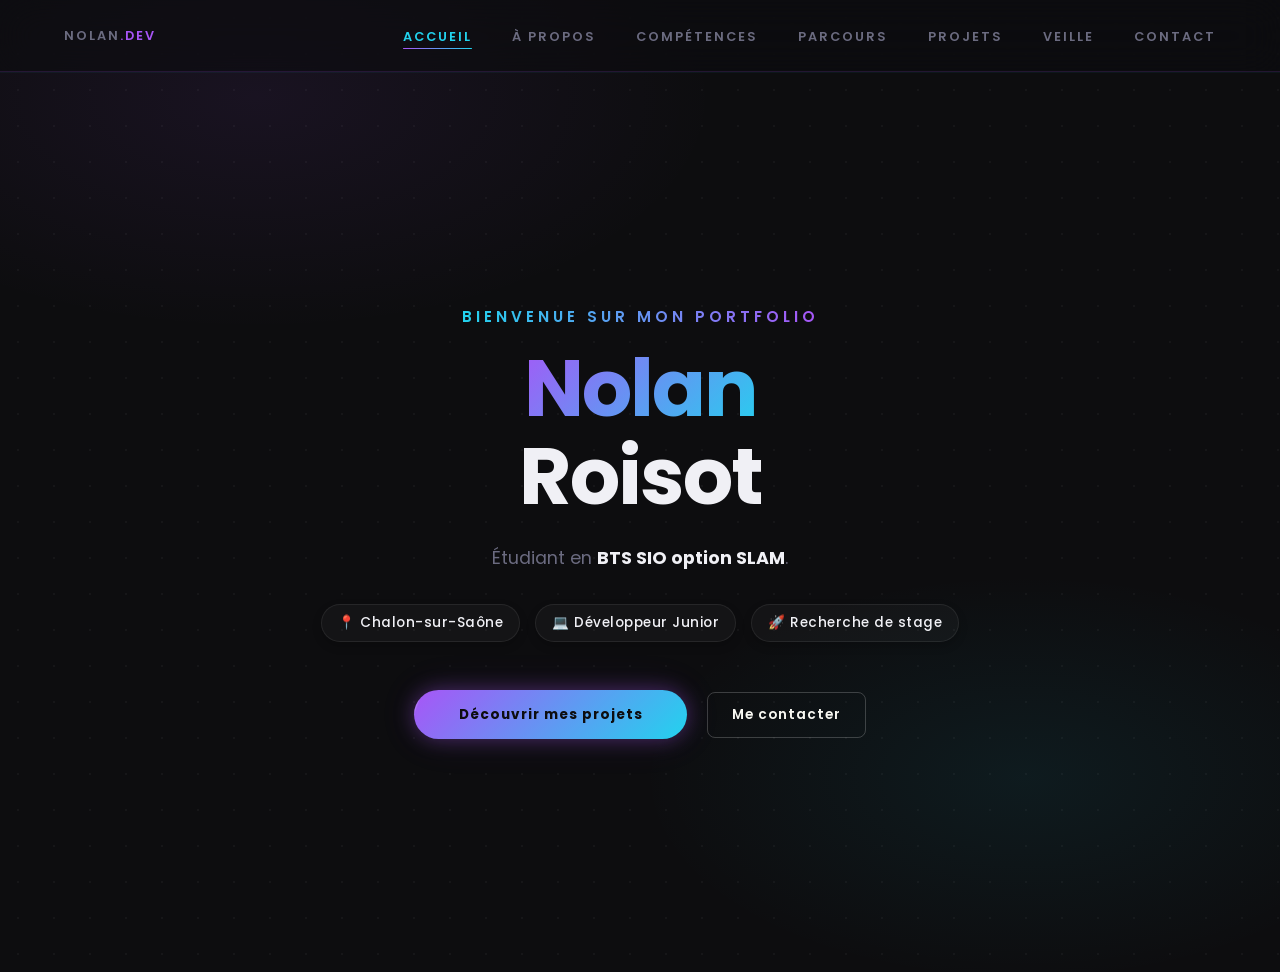
<file: index.html>
<!DOCTYPE html>
<html lang="fr">
<head>
    <meta charset="UTF-8">
    <meta name="viewport" content="width=device-width, initial-scale=1.0">
    <title>Accueil | Portfolio Nolan</title>
    <link href="https://fonts.googleapis.com/css2?family=Poppins:wght@300;400;600;700&display=swap" rel="stylesheet">
    <link rel="stylesheet" href="style.css">
</head>
<body>

    <nav class="nav-top">
        <a href="index.html" class="nav-logo">Nolan<span>.dev</span></a>
        
        <ul>
            <li><a href="index.html" class="active">Accueil</a></li>
            <li><a href="apropos.html">À propos</a></li>
            <li><a href="competences.html">Compétences</a></li>
            <li><a href="parcours.html">Parcours</a></li>
            <li><a href="projets.html">Projets</a></li>
            <li><a href="veille.html">Veille</a></li>
            <li><a href="contact.html">Contact</a></li>
        </ul>
    </nav>

    <main>
        <section class="section-full accueil-centre">
            <p class="welcome-text">Bienvenue sur mon portfolio</p>
            <h1><span class="prenom">Nolan</span><br>Roisot</h1>
            
            <p class="hero-desc">
                Étudiant en <strong>BTS SIO option SLAM</strong>.
            </p>

            <div class="hero-tags">
                <span class="hero-tag"><i class="devicon-apple-original"></i> 📍 Chalon-sur-Saône</span>
                <span class="hero-tag">💻 Développeur Junior</span>
                <span class="hero-tag">🚀 Recherche de stage</span>
            </div>

            <div class="hero-actions">
                <a href="projets.html" class="btn-pilule">Découvrir mes projets</a>
                <a href="contact.html" class="btn-outline">Me contacter</a>
            </div>
        </section>
    </main>
</body>
</html>
</file>
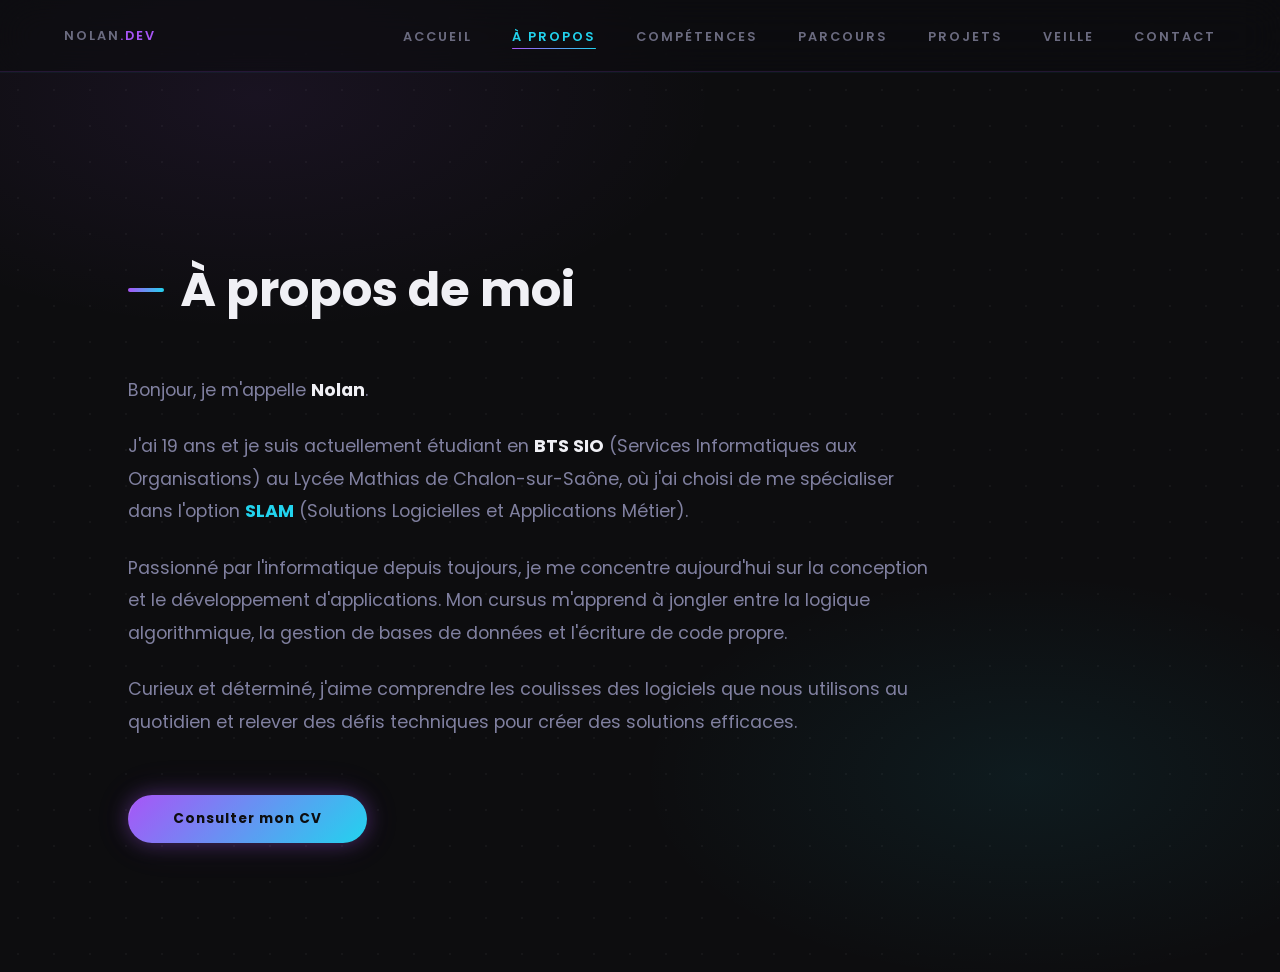
<file: apropos.html>
<!DOCTYPE html>
<html lang="fr">
<head>
    <meta charset="UTF-8">
    <meta name="viewport" content="width=device-width, initial-scale=1.0">
    <title>À propos | Portfolio Nolan</title>
    <link href="https://fonts.googleapis.com/css2?family=Poppins:wght@300;400;500;600;700&display=swap" rel="stylesheet">
    <link rel="stylesheet" href="style.css">
</head>
<body>

    <nav class="nav-top">
        <a href="index.html" class="nav-logo">Nolan<span>.dev</span></a>
        <ul>
            <li><a href="index.html">Accueil</a></li>
            <li><a href="apropos.html" class="active">À propos</a></li>
            <li><a href="competences.html">Compétences</a></li>
            <li><a href="parcours.html">Parcours</a></li>
            <li><a href="projets.html">Projets</a></li>
            <li><a href="veille.html">Veille</a></li>
            <li><a href="contact.html">Contact</a></li>
        </ul>
    </nav>

    <main>
        <section class="section-content">
            <h2 class="section-title">À propos de moi</h2>
            
            <div class="content-box">
                <p class="about-text">
                    Bonjour, je m'appelle <strong style="color: var(--text-primary);">Nolan</strong>.
                </p>
                <p class="about-text">
                    J'ai 19 ans et je suis actuellement étudiant en <strong style="color: var(--text-primary);">BTS SIO</strong> (Services Informatiques aux Organisations) au Lycée Mathias de Chalon-sur-Saône, où j'ai choisi de me spécialiser dans l'option <strong style="color: var(--accent-secondary);">SLAM</strong> (Solutions Logicielles et Applications Métier).
                </p>
                <p class="about-text">
                    Passionné par l'informatique depuis toujours, je me concentre aujourd'hui sur la conception et le développement d'applications. Mon cursus m'apprend à jongler entre la logique algorithmique, la gestion de bases de données et l'écriture de code propre. 
                </p>
                <p class="about-text" style="margin-bottom: 3.5rem;">
                    Curieux et déterminé, j'aime comprendre les coulisses des logiciels que nous utilisons au quotidien et relever des défis techniques pour créer des solutions efficaces.
                </p>

                <a href="cv.pdf" target="_blank" class="btn-pilule">Consulter mon CV</a>
            </div>
        </section>
    </main>
</body>
</html>
</file>
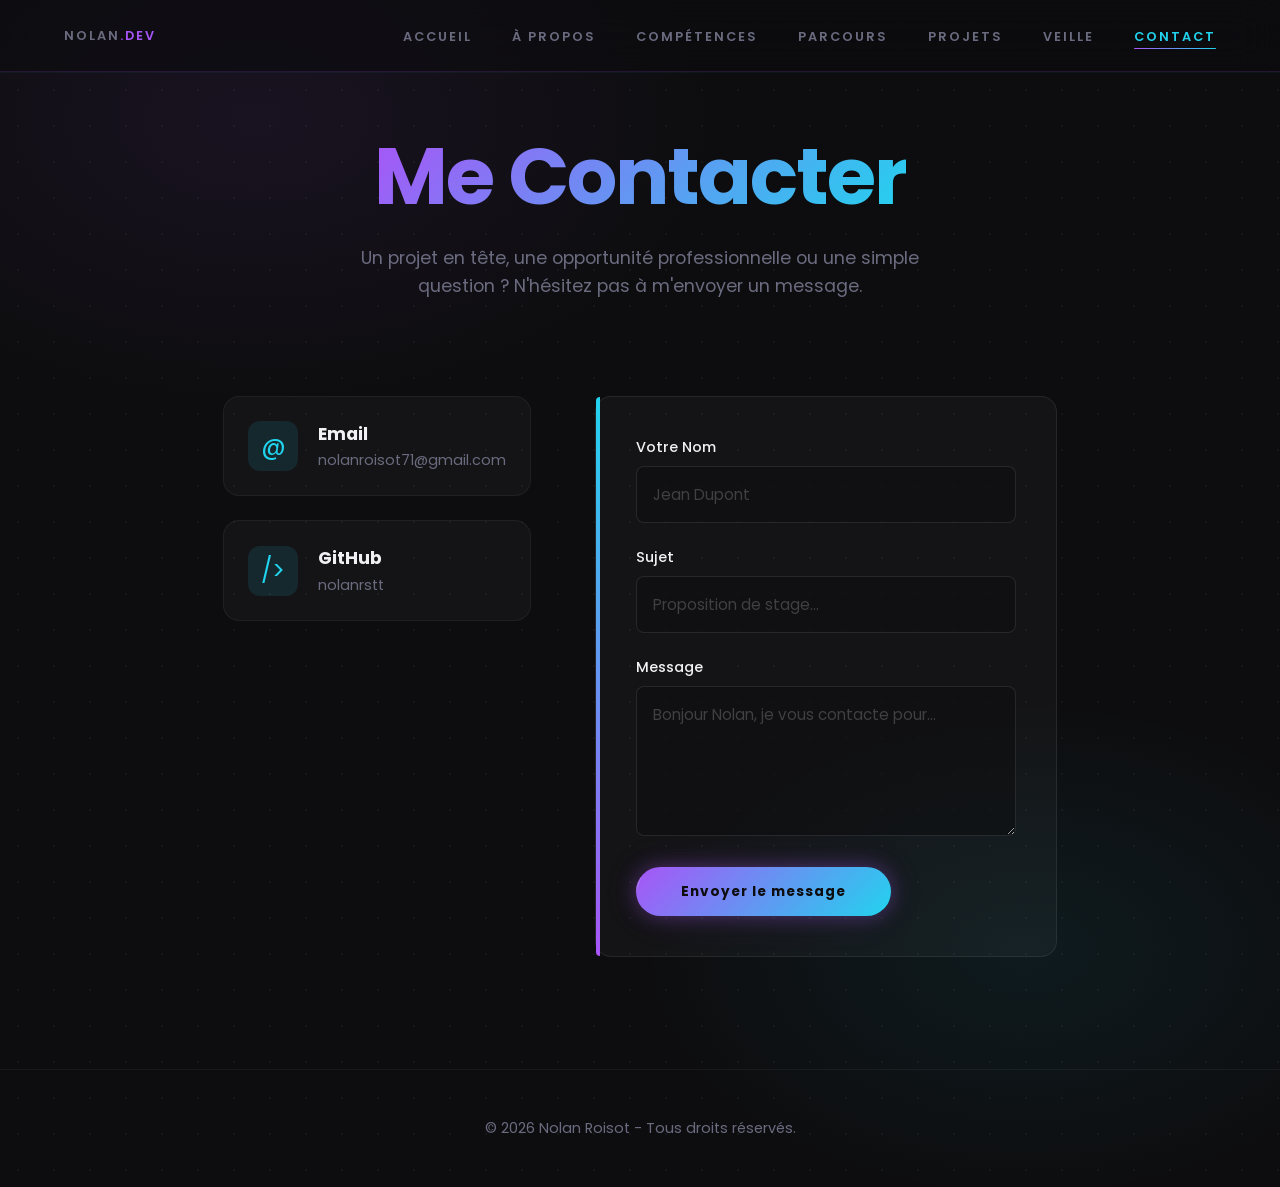
<file: contact.html>
<!DOCTYPE html>
<html lang="fr">
<head>
    <meta charset="UTF-8">
    <meta name="viewport" content="width=device-width, initial-scale=1.0">
    <title>Contact - Nolan.dev</title>
    <link rel="stylesheet" href="style.css">
    <link href="https://fonts.googleapis.com/css2?family=Poppins:wght@400;500;600;700&display=swap" rel="stylesheet">
</head>
<body>

    <nav class="nav-top">
        <a href="index.html" class="nav-logo">NOLAN<span>.DEV</span></a>
        <ul>
            <li><a href="index.html">Accueil</a></li>
            <li><a href="apropos.html">À propos</a></li>
            <li><a href="competences.html">Compétences</a></li>
            <li><a href="parcours.html">Parcours</a></li>
            <li><a href="projets.html">Projets</a></li>
            <li><a href="veille.html">Veille</a></li>
            <li><a href="contact.html" class="active">Contact</a></li>
        </ul>
    </nav>

    <main class="section-content">
        
        <div class="accueil-centre" style="margin-bottom: 4rem;">
            <h1 class="prenom">Me Contacter</h1>
            <p class="hero-desc">
                Un projet en tête, une opportunité professionnelle ou une simple question ? N'hésitez pas à m'envoyer un message.
            </p>
        </div>

        <div class="contact-container reveal">
            
            <div class="contact-info">
                <a href="mailto:nolanroisot71@gmail.com" class="contact-item">
                    <div class="contact-icon">@</div>
                    <div class="contact-text">
                        <h4>Email</h4>
                        <p>nolanroisot71@gmail.com</p>
                    </div>
                </a>

                <a href="https://github.com/nolanrstt" target="_blank" class="contact-item">
                    <div class="contact-icon">/&gt;</div>
                    <div class="contact-text">
                        <h4>GitHub</h4>
                        <p>nolanrstt</p>
                    </div>
                </a>
            </div>

            <div class="contact-form-wrapper">
                <form action="mailto:nolanroisot71@gmail.com" method="POST" enctype="text/plain" class="contact-form">
                    
                    <div class="form-group">
                        <label for="name">Votre Nom</label>
                        <input type="text" id="name" name="Nom" class="form-control" placeholder="Jean Dupont" required>
                    </div>

                    <div class="form-group">
                        <label for="subject">Sujet</label>
                        <input type="text" id="subject" name="Sujet" class="form-control" placeholder="Proposition de stage..." required>
                    </div>

                    <div class="form-group">
                        <label for="message">Message</label>
                        <textarea id="message" name="Message" class="form-control" placeholder="Bonjour Nolan, je vous contacte pour..." required></textarea>
                    </div>

                    <button type="submit" class="btn-pilule" style="border: none; cursor: pointer; font-family: inherit;">
                        Envoyer le message
                    </button>
                    
                </form>
            </div>

        </div>

    </main>

    <footer style="text-align: center; padding: 3rem; color: var(--text-muted); font-size: 0.9rem; border-top: 1px solid rgba(255,255,255,0.05); margin-top: 2rem;">
        &copy; 2026 Nolan Roisot - Tous droits réservés.
    </footer>

</body>
</html>
</file>
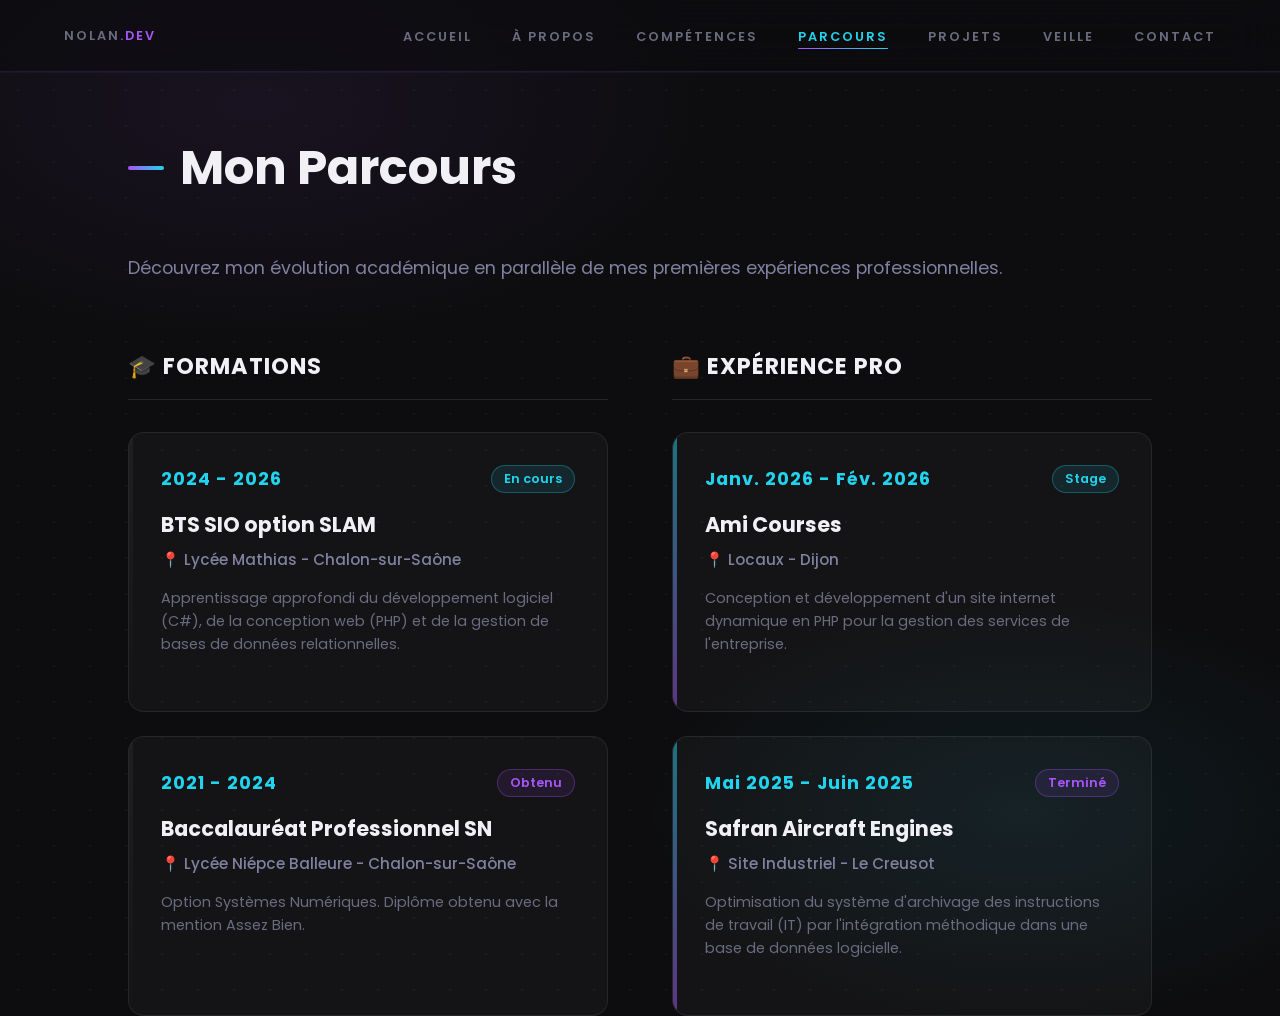
<file: parcours.html>
<!DOCTYPE html>
<html lang="fr">
<head>
    <meta charset="UTF-8">
    <meta name="viewport" content="width=device-width, initial-scale=1.0">
    <title>Parcours | Portfolio Nolan</title>
    <link href="https://fonts.googleapis.com/css2?family=Poppins:wght@300;400;500;600;700&display=swap" rel="stylesheet">
    <link rel="stylesheet" href="style.css">
</head>
<body>

    <nav class="nav-top">
        <a href="index.html" class="nav-logo">Nolan<span>.dev</span></a>
        <ul>
            <li><a href="index.html">Accueil</a></li>
            <li><a href="apropos.html">À propos</a></li>
            <li><a href="competences.html">Compétences</a></li>
            <li><a href="parcours.html" class="active">Parcours</a></li>
            <li><a href="projets.html">Projets</a></li>
            <li><a href="veille.html">Veille</a></li>
            <li><a href="contact.html">Contact</a></li>
        </ul>
    </nav>

    <main>
        <section class="section-content">
            <h2 class="section-title">Mon Parcours</h2>
            
            <div class="content-box" style="max-width: 1200px;">
                <p class="about-text" style="margin-bottom: 4rem;">
                    Découvrez mon évolution académique en parallèle de mes premières expériences professionnelles.
                </p>

                <div class="parcours-grid">
                    
                    <div class="parcours-col">
                        <h3 class="col-title">🎓 Formations</h3>
                        <div class="cards-container">
                            
                            <div class="parcours-card">
                                <div class="card-glowing-border"></div>
                                <div class="card-header">
                                    <span class="card-date">2024 - 2026</span>
                                    <span class="card-badge">En cours</span>
                                </div>
                                <h3>BTS SIO option SLAM</h3>
                                <h4>📍 Lycée Mathias - Chalon-sur-Saône</h4>
                                <p>Apprentissage approfondi du développement logiciel (C#), de la conception web (PHP) et de la gestion de bases de données relationnelles.</p>
                            </div>

                            <div class="parcours-card">
                                <div class="card-glowing-border"></div>
                                <div class="card-header">
                                    <span class="card-date">2021 - 2024</span>
                                    <span class="card-badge badge-done">Obtenu</span>
                                </div>
                                <h3>Baccalauréat Professionnel SN</h3>
                                <h4>📍 Lycée Niépce Balleure - Chalon-sur-Saône</h4>
                                <p>Option Systèmes Numériques. Diplôme obtenu avec la mention Assez Bien.</p>
                            </div>

                        </div>
                    </div>

                    <div class="parcours-col">
                        <h3 class="col-title">💼 Expérience Pro</h3>
                        <div class="cards-container">
                            
                            <div class="parcours-card">
                                <div class="card-glowing-border" style="background: linear-gradient(180deg, var(--accent-secondary), var(--accent-primary));"></div>
                                <div class="card-header">
                                    <span class="card-date">Janv. 2026 - Fév. 2026</span>
                                    <span class="card-badge">Stage</span>
                                </div>
                                <h3>Ami Courses</h3>
                                <h4>📍 Locaux - Dijon</h4>
                                <p>Conception et développement d'un site internet dynamique en PHP pour la gestion des services de l'entreprise.</p>
                            </div>

                            <div class="parcours-card">
                                <div class="card-glowing-border" style="background: linear-gradient(180deg, var(--accent-secondary), var(--accent-primary));"></div>
                                <div class="card-header">
                                    <span class="card-date">Mai 2025 - Juin 2025</span>
                                    <span class="card-badge badge-done">Terminé</span>
                                </div>
                                <h3>Safran Aircraft Engines</h3>
                                <h4>📍 Site Industriel - Le Creusot</h4>
                                <p>Optimisation du système d'archivage des instructions de travail (IT) par l'intégration méthodique dans une base de données logicielle.</p>
                            </div>

                        </div> </div>

                </div>
            </div>
        </section>
    </main>

</body>
</html>
</file>
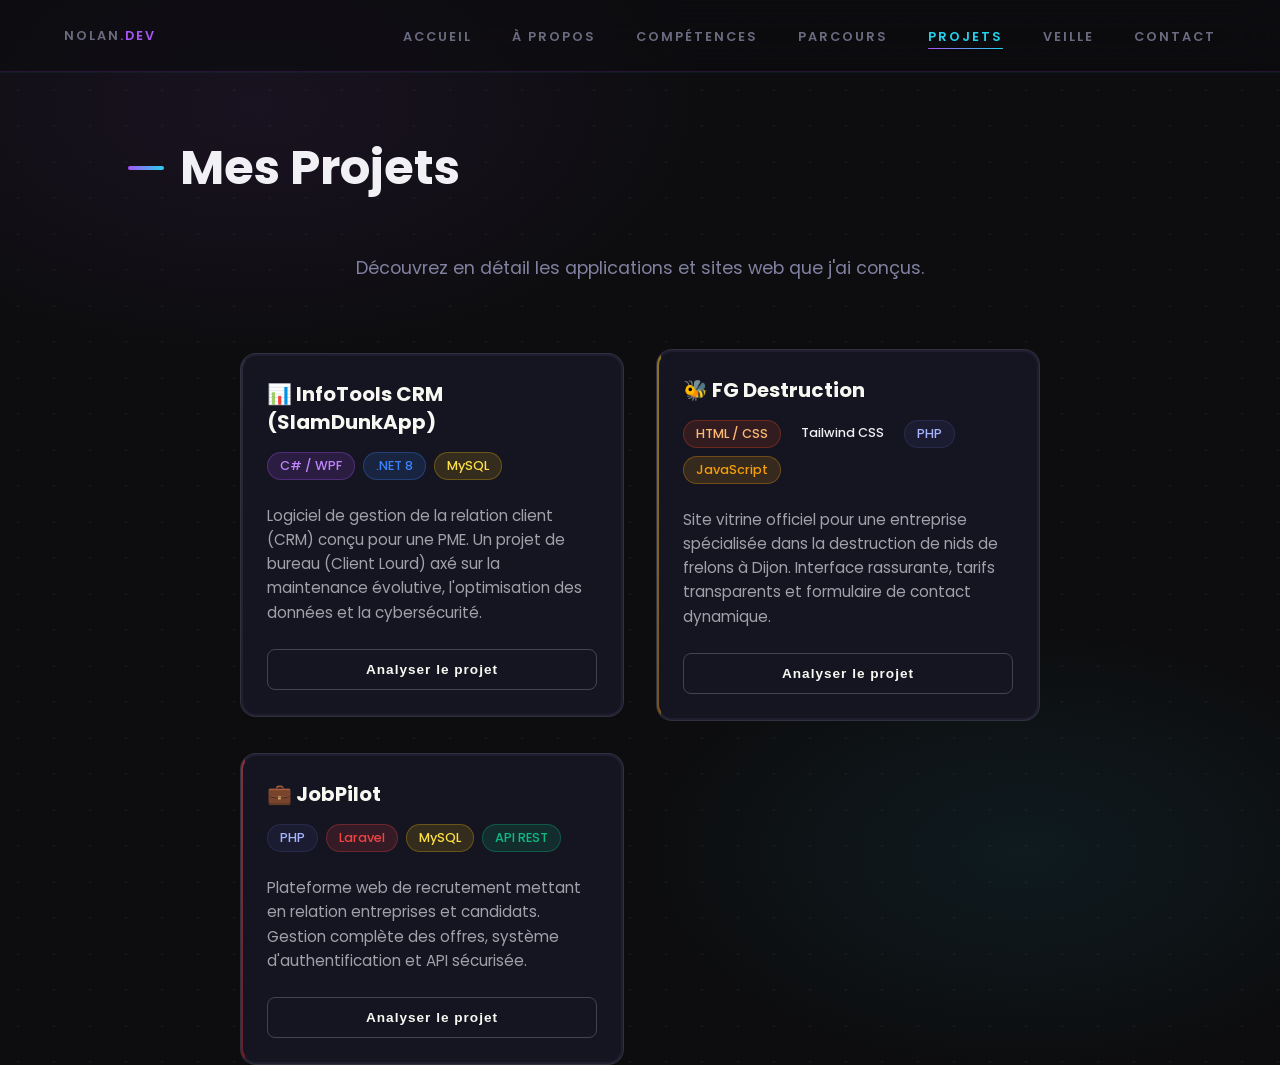
<file: projets.html>
<!DOCTYPE html>
<html lang="fr">
<head>
    <meta charset="UTF-8">
    <meta name="viewport" content="width=device-width, initial-scale=1.0">
    <title>Projets | Portfolio Nolan</title>
    <link href="https://fonts.googleapis.com/css2?family=Poppins:wght@300;400;500;600;700&display=swap" rel="stylesheet">
    <link rel="stylesheet" href="style.css">
</head>
<body>

    <nav class="nav-top">
        <a href="index.html" class="nav-logo">Nolan<span>.dev</span></a>
        <ul>
            <li><a href="index.html">Accueil</a></li>
            <li><a href="apropos.html">À propos</a></li>
            <li><a href="competences.html">Compétences</a></li>
            <li><a href="parcours.html">Parcours</a></li>
            <li><a href="projets.html" class="active">Projets</a></li>
            <li><a href="veille.html">Veille</a></li>
            <li><a href="contact.html">Contact</a></li>
        </ul>
    </nav>

    <main>
        <section class="section-content">
            <h2 class="section-title">Mes Projets</h2>
            
            <div class="content-box" style="max-width: 1000px; margin: 0 auto;">
                <p class="about-text" style="margin-bottom: 4rem; text-align: center;">
                    Découvrez en détail les applications et sites web que j'ai conçus.
                </p>

                <div class="projects-list">

                    <article class="project-card-vertical reveal">
                        <div class="card-glowing-border"></div>
                        <div class="project-content">
                            <h2 class="project-title">📊 InfoTools CRM (SlamDunkApp)</h2>
                            <div class="project-tags">
                                <span class="tag-color tag-csharp">C# / WPF</span>
                                <span class="tag-color tag-dotnet">.NET 8</span>
                                <span class="tag-color tag-sql">MySQL</span>
                            </div>
                            <p class="project-desc">
                                Logiciel de gestion de la relation client (CRM) conçu pour une PME. Un projet de bureau (Client Lourd) axé sur la maintenance évolutive, l'optimisation des données et la cybersécurité.
                            </p>
                            <button class="btn-outline" onclick="openModal('slamdunk')">Analyser le projet</button>
                        </div>
                    </article>

                    <article class="project-card-vertical reveal">
                        <div class="card-glowing-border" style="background: linear-gradient(180deg, #facc15, #ca8a04);"></div>
                        <div class="project-content">
                            <h2 class="project-title">🐝 FG Destruction</h2>
                            <div class="project-tags">
                                <span class="tag-color tag-html">HTML / CSS</span>
                                <span class="tag-color tag-tailwind">Tailwind CSS</span>
                                <span class="tag-color tag-php">PHP</span>
                                <span class="tag-color tag-js">JavaScript</span>
                            </div>
                            <p class="project-desc">
                                Site vitrine officiel pour une entreprise spécialisée dans la destruction de nids de frelons à Dijon. Interface rassurante, tarifs transparents et formulaire de contact dynamique.
                            </p>
                            <button class="btn-outline" onclick="openModal('fgdestruction')">Analyser le projet</button>
                        </div>
                    </article>

                    <article class="project-card-vertical reveal">
                        <div class="card-glowing-border" style="background: linear-gradient(180deg, #ef4444, #b91c1c);"></div>
                        <div class="project-content">
                            <h2 class="project-title">💼 JobPilot</h2>
                            <div class="project-tags">
                                <span class="tag-color tag-php">PHP</span>
                                <span class="tag-color tag-laravel">Laravel</span>
                                <span class="tag-color tag-sql">MySQL</span>
                                <span class="tag-color tag-api">API REST</span>
                            </div>
                            <p class="project-desc">
                                Plateforme web de recrutement mettant en relation entreprises et candidats. Gestion complète des offres, système d'authentification et API sécurisée.
                            </p>
                            <button class="btn-outline" onclick="openModal('jobpilot')">Analyser le projet</button>
                        </div>
                    </article>

                </div>
            </div>
        </section>
    </main>

    <div class="modal-overlay" id="modal-slamdunk" onclick="handleOverlayClick(event,'slamdunk')">
        <div class="modal">
            <div class="modal-header">
                <h2 class="modal-title">InfoTools CRM</h2>
                <button class="modal-close" onclick="closeModal('slamdunk')">✕</button>
            </div>
            <div class="modal-content">
                <div class="project-tags" style="margin-bottom: 2rem;">
                    <span class="tag-color tag-csharp">C#</span>
                    <span class="tag-color tag-csharp">WPF</span>
                    <span class="tag-color tag-dotnet">.NET 8</span>
                    <span class="tag-color tag-sql">MySQL</span>
                    <span class="tag-color" style="background: rgba(255,255,255,0.1); border: 1px solid rgba(255,255,255,0.2);">MSTest</span>
                    <span class="tag-color" style="background: rgba(255,255,255,0.1); border: 1px solid rgba(255,255,255,0.2);">LiveCharts</span>
                    <span class="tag-color" style="background: rgba(255,255,255,0.1); border: 1px solid rgba(255,255,255,0.2);">iTextSharp</span>
                </div>

                <div class="modal-section-title">📝 Présentation du projet</div>
                <p class="modal-text">
                    InfoTools est une application de bureau (Client Lourd) développée en <strong>C# (WPF)</strong> sous le framework <strong>.NET 8</strong>. Il s'agit d'un logiciel de gestion de la relation client (CRM) conçu pour une PME. Le projet s'inscrit dans une démarche de maintenance évolutive, avec un fort accent sur l'optimisation des données et la cybersécurité.
                </p>

                <div class="modal-section-title">✨ Fonctionnalités Principales</div>
                <ul class="features-list">
                    <li><strong>Tableau de Bord Interactif :</strong> Visualisation des statistiques de l'entreprise en temps réel via des graphiques (LiveCharts).</li>
                    <li><strong>Gestion Commerciale (CRUD) :</strong> Administration unifiée des clients, des prospects et du catalogue de produits IT.</li>
                    <li><strong>Agenda Intelligent :</strong> Système de prise de rendez-vous avec prévention automatique des chevauchements d'horaires.</li>
                    <li><strong>Sécurité & Traçabilité :</strong> Enregistrement complet des actions utilisateurs (historique et audit) avec sérialisation des données au format JSON.</li>
                    <li><strong>Reporting :</strong> Génération automatique de bilans et de statistiques au format PDF.</li>
                </ul>

                <div class="modal-section-title">📸 Captures de l'application</div>
                <div class="modal-gallery">
                    <div>
                        <h4 style="color: var(--text-primary); font-size: 0.9rem; margin-bottom: 8px; text-align: center;">Dashboard & Statistiques</h4>
                        <div class="gallery-item">
                            <img src="img/img1.png" alt="Dashboard InfoTools" onclick="openLightbox(this.src)" style="cursor: zoom-in;">
                        </div>
                    </div>
                    <div>
                        <h4 style="color: var(--text-primary); font-size: 0.9rem; margin-bottom: 8px; text-align: center;">Agenda Intelligent</h4>
                        <div class="gallery-item">
                            <img src="img/img2.png" alt="Agenda Intelligent" onclick="openLightbox(this.src)" style="cursor: zoom-in;">
                        </div>
                    </div>
                    <div>
                        <h4 style="color: var(--text-primary); font-size: 0.9rem; margin-bottom: 8px; text-align: center;">Architecture Base de Données</h4>
                        <div class="gallery-item">
                            <img src="img/img3.png" alt="Base de données MySQL" onclick="openLightbox(this.src)" style="cursor: zoom-in;">
                        </div>
                    </div>
                </div>

                <div style="margin-top: 2.5rem; text-align: center;">
                    <a href="https://github.com/nolanrstt/InfoTools-CRM-LOURD" target="_blank" class="btn-pilule">Voir le code sur GitHub</a>
                </div>
            </div>
        </div>
    </div>

    <div class="modal-overlay" id="modal-fgdestruction" onclick="handleOverlayClick(event,'fgdestruction')">
        <div class="modal">
            <div class="modal-header">
                <h2 class="modal-title">FG Destruction</h2>
                <button class="modal-close" onclick="closeModal('fgdestruction')">✕</button>
            </div>
            <div class="modal-content">
                <div class="project-tags" style="margin-bottom: 2rem;">
                    <span class="tag-color tag-html">HTML5 / CSS3</span>
                    <span class="tag-color tag-tailwind">Tailwind CSS</span>
                    <span class="tag-color tag-php">PHP</span>
                    <span class="tag-color tag-js">JavaScript</span>
                    <span class="tag-color" style="background: rgba(255,255,255,0.1); border: 1px solid rgba(255,255,255,0.2);">API Gouvernement</span>
                    <span class="tag-color" style="background: rgba(255,255,255,0.1); border: 1px solid rgba(255,255,255,0.2);">FormSubmit</span>
                </div>

                <div class="modal-section-title">🎯 Objectif du projet</div>
                <p class="modal-text">
                    Ce projet web a pour but de fournir une interface claire et rassurante pour les clients confrontés à des nuisibles dangereux. Il permet d'identifier l'insecte, de consulter une grille tarifaire transparente et de demander une intervention rapide via un formulaire de contact.
                </p>

                <div class="modal-section-title">📂 Structure & Technologies</div>
                <ul class="features-list">
                    <li><strong>Design & UI :</strong> Utilisation de Tailwind CSS pour un design moderne, responsive et l'intégration d'un Dark Mode sur mesure.</li>
                    <li><strong>Dynamisme PHP :</strong> Gestion des variables globales (téléphone, nom de l'entreprise) pour faciliter les futures mises à jour sur toutes les pages.</li>
                    <li><strong>UX & JavaScript :</strong> Autocomplétion de l'adresse postale dans le formulaire via l'API Adresse du gouvernement français.</li>
                    <li><strong>Contact :</strong> Gestion de l'envoi des e-mails du formulaire sans backend complexe grâce à l'outil FormSubmit.</li>
                </ul>

                <div class="modal-section-title">📸 Captures de l'application</div>
                <div class="modal-gallery">
                    <div>
                        <h4 style="color: var(--text-primary); font-size: 0.9rem; margin-bottom: 8px; text-align: center;">Grille Tarifaire (tarifs.php)</h4>
                        <div class="gallery-item">
                            <img src="img/img4.png" alt="Grille Tarifaire FG Destruction" onclick="openLightbox(this.src)" style="cursor: zoom-in;">
                        </div>
                    </div>
                    <div>
                        <h4 style="color: var(--text-primary); font-size: 0.9rem; margin-bottom: 8px; text-align: center;">Formulaire de Devis (contact.php)</h4>
                        <div class="gallery-item">
                            <img src="img/img5.png" alt="Formulaire de devis" onclick="openLightbox(this.src)" style="cursor: zoom-in;">
                        </div>
                    </div>
                </div>

                <div style="margin-top: 2.5rem; text-align: center;">
                    <a href="https://github.com/nolanrstt/Site-web-stage" target="_blank" class="btn-pilule">Voir le code sur GitHub</a>
                </div>
            </div>
        </div>
    </div>

    <div class="modal-overlay" id="modal-jobpilot" onclick="handleOverlayClick(event,'jobpilot')">
        <div class="modal">
            <div class="modal-header">
                <h2 class="modal-title">JobPilot</h2>
                <button class="modal-close" onclick="closeModal('jobpilot')">✕</button>
            </div>
            <div class="modal-content">
                <div class="project-tags" style="margin-bottom: 2rem;">
                    <span class="tag-color tag-php">PHP</span>
                    <span class="tag-color tag-laravel">Laravel</span>
                    <span class="tag-color tag-sql">MySQL</span>
                    <span class="tag-color tag-api">API REST</span>
                    <span class="tag-color" style="background: rgba(255,255,255,0.1); border: 1px solid rgba(255,255,255,0.2);">MVC</span>
                    <span class="tag-color" style="background: rgba(255,255,255,0.1); border: 1px solid rgba(255,255,255,0.2);">Logs & Audit</span>
                </div>

                <div class="modal-section-title">💼 Contexte & Objectifs</div>
                <p class="modal-text">
                    <strong>JobPilot</strong> est une plateforme web de gestion d'offres d'emploi développée dans le cadre de ma formation en BTS SIO option SLAM.<br><br>
                    L'objectif du projet était de créer une application complète permettant aux <strong>entreprises de publier des offres d'emploi</strong> et aux <strong>candidats de postuler directement en ligne</strong>. Le projet inclut également un système d'administration permettant de gérer les utilisateurs et leurs rôles.
                </p>

                <div class="modal-section-title">⚙️ Fonctionnalités développées</div>
                <ul class="features-list">
                    <li><strong>Gestion des offres :</strong> Création, modification et suppression des annonces (CRUD complet).</li>
                    <li><strong>Authentification & Rôles :</strong> Système sécurisé avec Laravel gérant 3 niveaux d'accès : Admin, Entreprise et Candidat.</li>
                    <li><strong>Espace Candidature :</strong> Possibilité pour les candidats de postuler directement aux offres.</li>
                    <li><strong>Administration globale :</strong> Interface d'administration dédiée pour gérer les utilisateurs, les candidats et les entreprises.</li>
                    <li><strong>API REST :</strong> Création d'une API sécurisée pour accéder aux données de la plateforme depuis l'extérieur.</li>
                    <li><strong>Sécurité & Traçabilité :</strong> Mise en place de logs d'audit pour suivre les actions importantes des utilisateurs.</li>
                </ul>

                <div style="margin-top: 2.5rem; text-align: center;">
                    <a href="https://github.com/nolanrstt/JobPilot" target="_blank" class="btn-pilule">Voir le code sur GitHub</a>
                </div>
            </div>
        </div>
    </div>
    <script>
        /* --- GESTION DES MODALES --- */
        function openModal(id) {
            document.getElementById('modal-' + id).classList.add('open');
            document.body.style.overflow = 'hidden';
        }
        function closeModal(id) {
            document.getElementById('modal-' + id).classList.remove('open');
            document.body.style.overflow = '';
        }
        function handleOverlayClick(e, id) {
            if (e.target === e.currentTarget) closeModal(id);
        }
        document.addEventListener('keydown', (e) => {
            if (e.key === 'Escape') {
                document.querySelectorAll('.modal-overlay.open').forEach(m => {
                    m.classList.remove('open');
                    document.body.style.overflow = '';
                });
                // Fermeture de la lightbox
                const lightbox = document.getElementById('image-lightbox');
                if(lightbox) lightbox.classList.remove('active');
            }
        });

        /* --- LIGHTBOX (AGRANDISSEMENT IMAGES) --- */
        function openLightbox(src) {
            const lightbox = document.getElementById('image-lightbox');
            const lightboxImg = document.getElementById('lightbox-img');
            lightboxImg.src = src;
            lightbox.classList.add('active');
        }
        function closeLightbox(e) {
            if (e.target !== document.getElementById('lightbox-img')) {
                document.getElementById('image-lightbox').classList.remove('active');
            }
        }

        /* --- ANIMATION AU SCROLL --- */
        const reveals = document.querySelectorAll('.reveal');
        const observer = new IntersectionObserver((entries) => {
            entries.forEach(entry => {
                if(entry.isIntersecting) {
                    entry.target.classList.add('active');
                }
            });
        }, { threshold: 0.1 }); 

        reveals.forEach(reveal => {
            observer.observe(reveal);
        });
    </script>
</body>
</html>
</file>
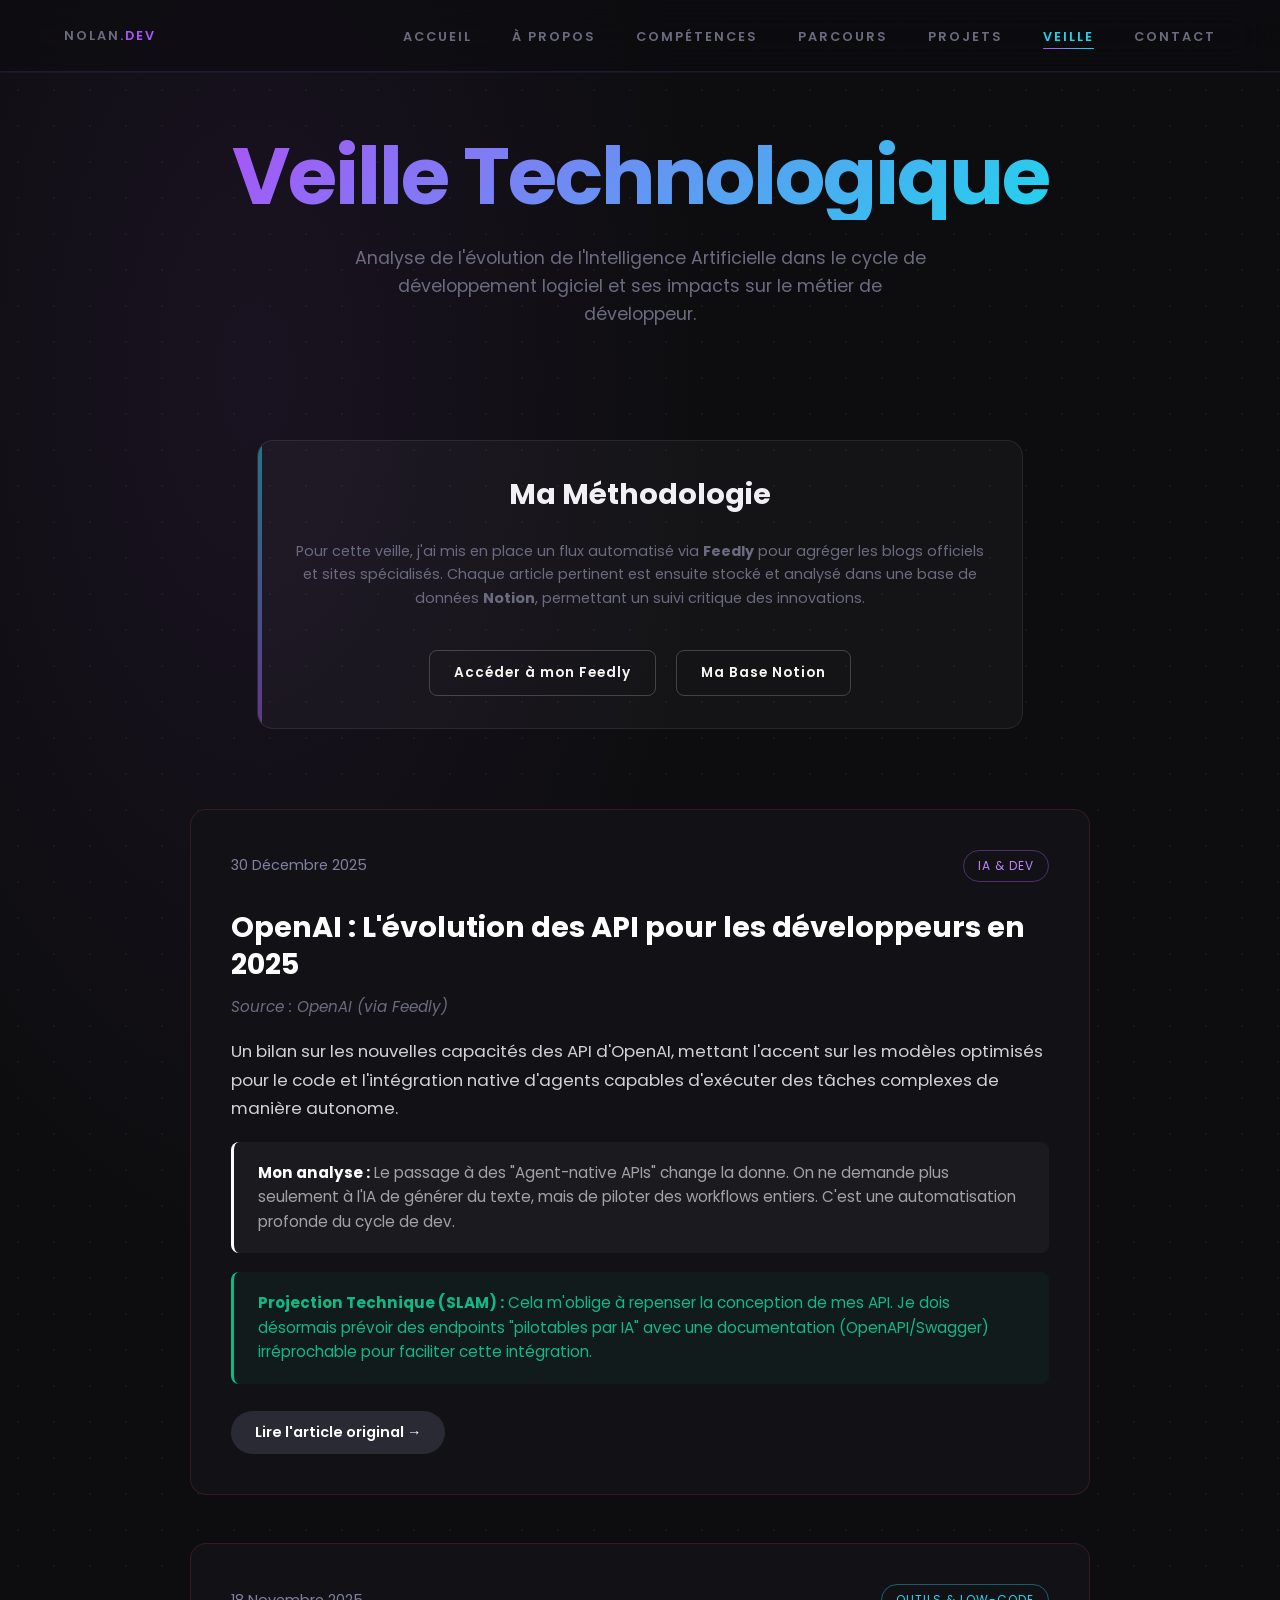
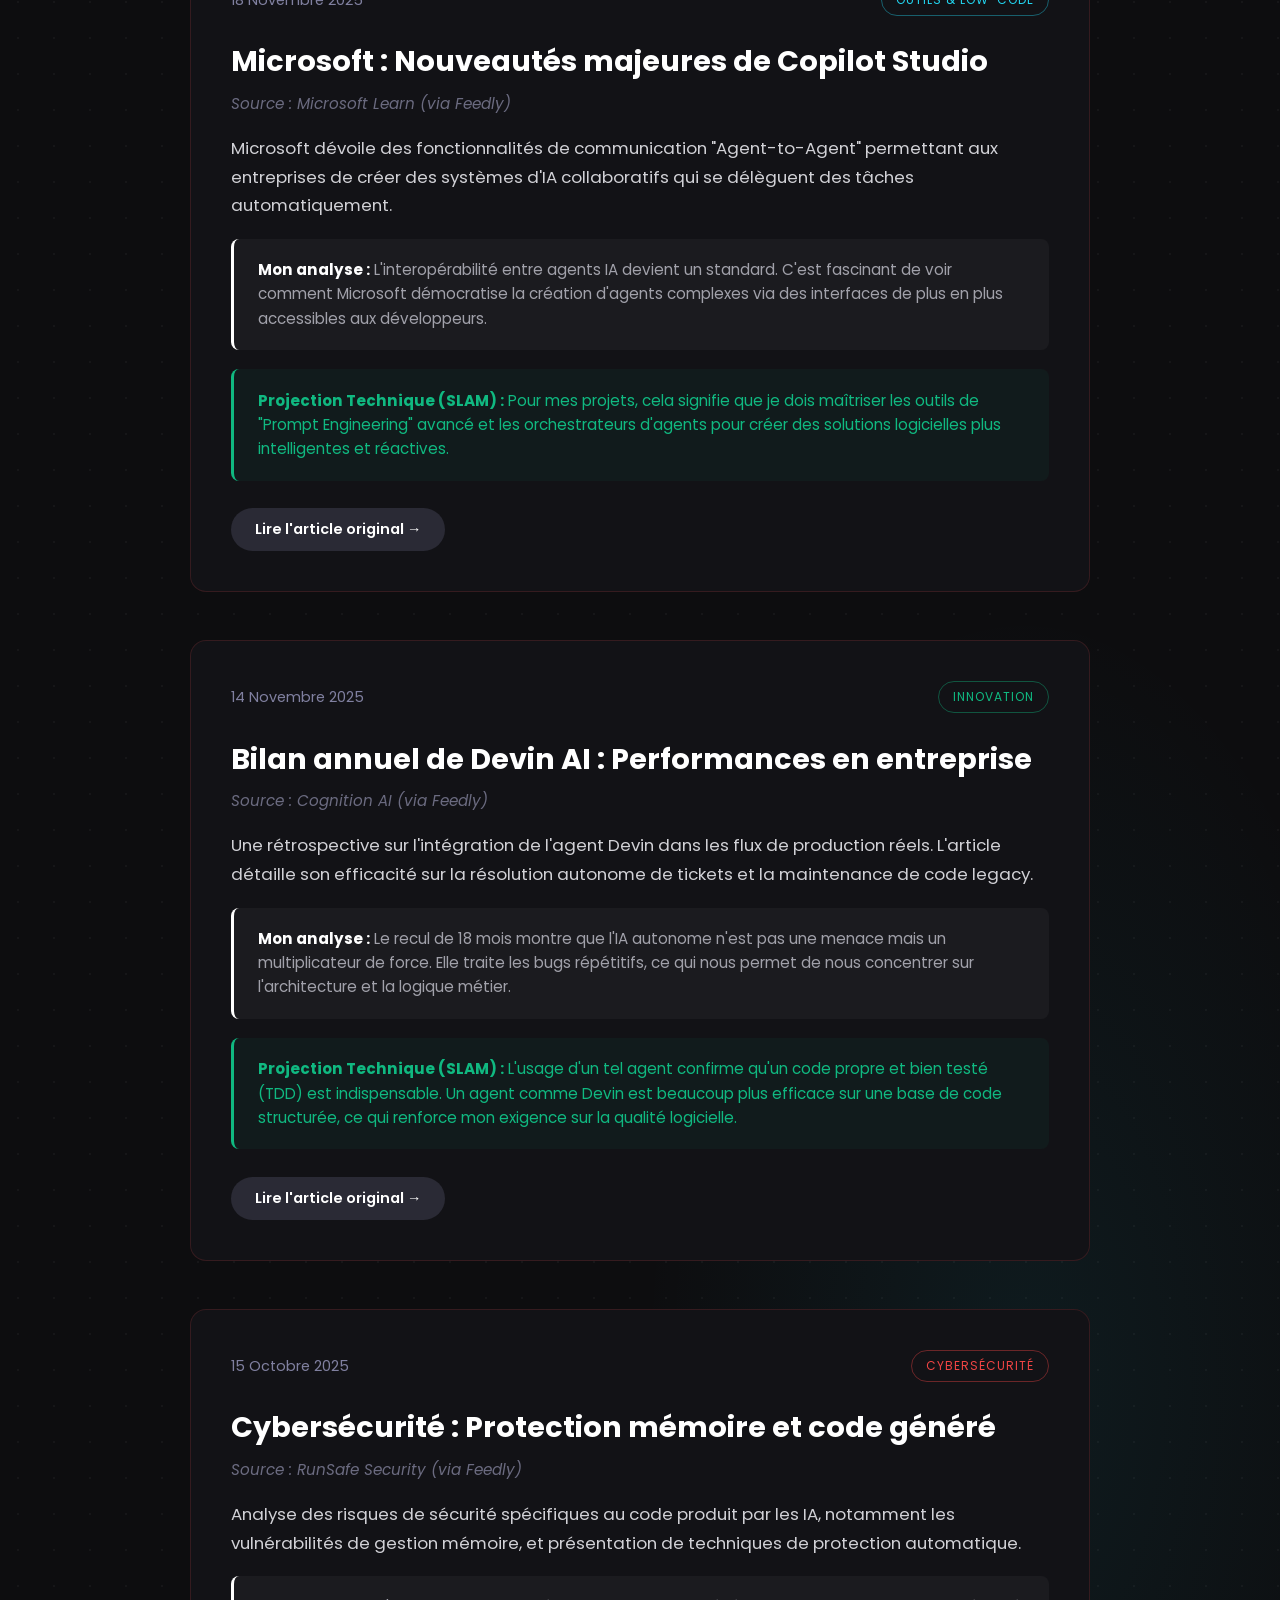
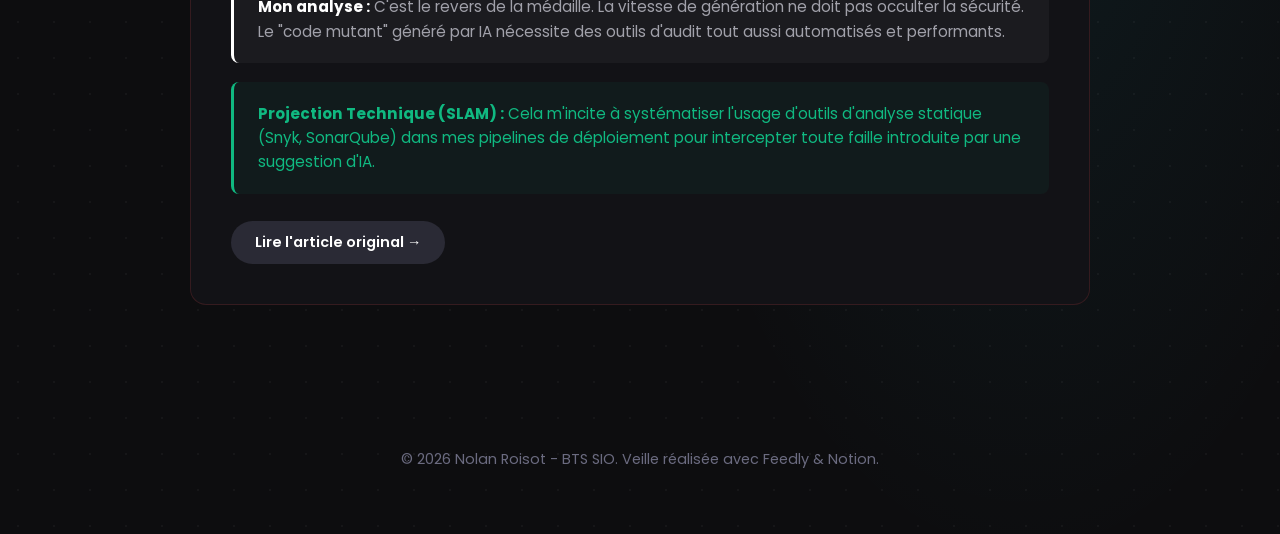
<file: veille.html>
<!DOCTYPE html>
<html lang="fr">
<head>
    <meta charset="UTF-8">
    <meta name="viewport" content="width=device-width, initial-scale=1.0">
    <title>Veille Technologique - Nolan.dev</title>
    <link rel="stylesheet" href="style.css">
    <link href="https://fonts.googleapis.com/css2?family=Poppins:wght@400;500;600;700&display=swap" rel="stylesheet">
</head>
<body>

    <nav class="nav-top">
        <a href="index.html" class="nav-logo">NOLAN<span>.DEV</span></a>
        <ul>
            <li><a href="index.html">Accueil</a></li>
            <li><a href="apropos.html">À propos</a></li>
            <li><a href="competences.html">Compétences</a></li>
            <li><a href="parcours.html">Parcours</a></li>
            <li><a href="projets.html">Projets</a></li>
            <li><a href="veille.html" class="active">Veille</a></li>
            <li><a href="contact.html">Contact</a></li>
        </ul>
    </nav>

    <main class="section-content">
        
        <div class="accueil-centre" style="margin-bottom: 5rem;">
            <h1 class="prenom">Veille Technologique</h1>
            <p class="hero-desc">
                Analyse de l'évolution de l'Intelligence Artificielle dans le cycle de développement logiciel et ses impacts sur le métier de développeur.
            </p>
        </div>

        <section class="project-card reveal" style="max-width: 900px; margin: 0 auto 5rem auto; cursor: default;">
            <div class="card-body" style="text-align: center; justify-content: center;">
                <h3 class="card-title" style="margin-bottom: 1.5rem; font-size: 1.8rem;">Ma Méthodologie</h3>
                <p class="card-desc" style="margin-bottom: 2.5rem; max-width: 700px; margin-left: auto; margin-right: auto;">
                    Pour cette veille, j'ai mis en place un flux automatisé via <strong>Feedly</strong> pour agréger les blogs officiels et sites spécialisés. Chaque article pertinent est ensuite stocké et analysé dans une base de données <strong>Notion</strong>, permettant un suivi critique des innovations.
                </p>
                <div class="hero-actions">
                    <a href="https://feedly.com/" target="_blank" class="btn-outline">Accéder à mon Feedly</a>
                    <a href="https://rich-staircase-4ea.notion.site/349f05eca5b680909558c02ed872c471?v=349f05eca5b680eca9f8000cb6aceebc" target="_blank" class="btn-outline">Ma Base Notion</a>
                </div>
            </div>
        </section>

        <div class="articles-container" style="margin-bottom: 5rem;">

            <article class="article-card reveal">
                <div class="article-header">
                    <span>30 Décembre 2025</span>
                    <span class="article-badge" style="border-color: rgba(168, 85, 247, 0.4); color: #c084fc;">IA & Dev</span>
                </div>
                <h2 class="article-title">OpenAI : L'évolution des API pour les développeurs en 2025</h2>
                <p class="article-source">Source : OpenAI (via Feedly)</p>
                <p class="article-summary">
                    Un bilan sur les nouvelles capacités des API d'OpenAI, mettant l'accent sur les modèles optimisés pour le code et l'intégration native d'agents capables d'exécuter des tâches complexes de manière autonome.
                </p>
                <div class="article-block">
                    <strong>Mon analyse :</strong> Le passage à des "Agent-native APIs" change la donne. On ne demande plus seulement à l'IA de générer du texte, mais de piloter des workflows entiers. C'est une automatisation profonde du cycle de dev.
                </div>
                <div class="article-block slam">
                    <strong>Projection Technique (SLAM) :</strong> Cela m'oblige à repenser la conception de mes API. Je dois désormais prévoir des endpoints "pilotables par IA" avec une documentation (OpenAPI/Swagger) irréprochable pour faciliter cette intégration.
                </div>
                <a href="https://developers.openai.com/blog/openai-for-developers-2025" target="_blank" class="btn-read">Lire l'article original →</a>
            </article>

            <article class="article-card reveal">
                <div class="article-header">
                    <span>18 Novembre 2025</span>
                    <span class="article-badge" style="border-color: rgba(34, 211, 238, 0.4); color: #22d3ee;">Outils & Low-Code</span>
                </div>
                <h2 class="article-title">Microsoft : Nouveautés majeures de Copilot Studio</h2>
                <p class="article-source">Source : Microsoft Learn (via Feedly)</p>
                <p class="article-summary">
                    Microsoft dévoile des fonctionnalités de communication "Agent-to-Agent" permettant aux entreprises de créer des systèmes d'IA collaboratifs qui se délèguent des tâches automatiquement.
                </p>
                <div class="article-block">
                    <strong>Mon analyse :</strong> L'interopérabilité entre agents IA devient un standard. C'est fascinant de voir comment Microsoft démocratise la création d'agents complexes via des interfaces de plus en plus accessibles aux développeurs.
                </div>
                <div class="article-block slam">
                    <strong>Projection Technique (SLAM) :</strong> Pour mes projets, cela signifie que je dois maîtriser les outils de "Prompt Engineering" avancé et les orchestrateurs d'agents pour créer des solutions logicielles plus intelligentes et réactives.
                </div>
                <a href="https://learn.microsoft.com/en-us/microsoft-copilot-studio/whats-new" target="_blank" class="btn-read">Lire l'article original →</a>
            </article>

            <article class="article-card reveal">
                <div class="article-header">
                    <span>14 Novembre 2025</span>
                    <span class="article-badge" style="border-color: rgba(16, 185, 129, 0.4); color: #10b981;">Innovation</span>
                </div>
                <h2 class="article-title">Bilan annuel de Devin AI : Performances en entreprise</h2>
                <p class="article-source">Source : Cognition AI (via Feedly)</p>
                <p class="article-summary">
                    Une rétrospective sur l'intégration de l'agent Devin dans les flux de production réels. L'article détaille son efficacité sur la résolution autonome de tickets et la maintenance de code legacy.
                </p>
                <div class="article-block">
                    <strong>Mon analyse :</strong> Le recul de 18 mois montre que l'IA autonome n'est pas une menace mais un multiplicateur de force. Elle traite les bugs répétitifs, ce qui nous permet de nous concentrer sur l'architecture et la logique métier.
                </div>
                <div class="article-block slam">
                    <strong>Projection Technique (SLAM) :</strong> L'usage d'un tel agent confirme qu'un code propre et bien testé (TDD) est indispensable. Un agent comme Devin est beaucoup plus efficace sur une base de code structurée, ce qui renforce mon exigence sur la qualité logicielle.
                </div>
                <a href="https://cognition.ai/blog/devin-annual-performance-review-2025" target="_blank" class="btn-read">Lire l'article original →</a>
            </article>

            <article class="article-card reveal">
                <div class="article-header">
                    <span>15 Octobre 2025</span>
                    <span class="article-badge" style="border-color: rgba(239, 68, 68, 0.4); color: #ef4444;">Cybersécurité</span>
                </div>
                <h2 class="article-title">Cybersécurité : Protection mémoire et code généré</h2>
                <p class="article-source">Source : RunSafe Security (via Feedly)</p>
                <p class="article-summary">
                    Analyse des risques de sécurité spécifiques au code produit par les IA, notamment les vulnérabilités de gestion mémoire, et présentation de techniques de protection automatique.
                </p>
                <div class="article-block">
                    <strong>Mon analyse :</strong> C'est le revers de la médaille. La vitesse de génération ne doit pas occulter la sécurité. Le "code mutant" généré par IA nécessite des outils d'audit tout aussi automatisés et performants.
                </div>
                <div class="article-block slam">
                    <strong>Projection Technique (SLAM) :</strong> Cela m'incite à systématiser l'usage d'outils d'analyse statique (Snyk, SonarQube) dans mes pipelines de déploiement pour intercepter toute faille introduite par une suggestion d'IA.
                </div>
                <a href="https://runsafesecurity.com/blog/ai-generated-code-memory-protection/" target="_blank" class="btn-read">Lire l'article original →</a>
            </article>

        </div>

    </main>

    <footer style="text-align: center; padding: 4rem; color: var(--text-muted); font-size: 0.9rem;">
        &copy; 2026 Nolan Roisot - BTS SIO. Veille réalisée avec Feedly & Notion.
    </footer>

</body>
</html>
</file>
<file: style.css>
/* === VARIABLES & RESET === */
:root {
    --accent-primary: #a855f7;   /* Violet */
    --accent-secondary: #22d3ee; /* Cyan */
    --accent-glow-violet: rgba(168, 85, 247, 0.35);
    --accent-glow-cyan: rgba(34, 211, 238, 0.3);
    --bg-main: #0d0d0f;
    --bg-surface: rgba(255, 255, 255, 0.03);
    --text-primary: #f0f0f5;
    --text-muted: #6b6b80;
    --nav-height: 72px;
}

* {
    margin: 0;
    padding: 0;
    box-sizing: border-box;
}

html {
    scroll-behavior: smooth;
}

body {
    background-color: var(--bg-main);
    background-image:
        radial-gradient(ellipse 60% 40% at 20% 10%, rgba(168, 85, 247, 0.08) 0%, transparent 60%),
        radial-gradient(ellipse 50% 35% at 80% 80%, rgba(34, 211, 238, 0.07) 0%, transparent 60%),
        radial-gradient(rgba(255, 255, 255, 0.04) 1px, transparent 1px);
    background-size: 100% 100%, 100% 100%, 36px 36px;
    color: var(--text-primary);
    font-family: 'Poppins', sans-serif;
    overflow-x: hidden;
    padding-top: var(--nav-height);
}

/* === CURSEUR === */
.cursor-dot {
    position: fixed;
    top: 0; left: 0;
    width: 6px; height: 6px;
    background-color: var(--accent-secondary);
    border-radius: 50%;
    z-index: 9999;
    pointer-events: none;
    transform: translate(-50%, -50%);
    box-shadow: 0 0 12px var(--accent-secondary), 0 0 24px var(--accent-glow-cyan);
    transition: opacity 0.3s;
}

.cursor-circle {
    position: fixed;
    top: 0; left: 0;
    width: 36px; height: 36px;
    border: 1px solid rgba(168, 85, 247, 0.5);
    border-radius: 50%;
    z-index: 9998;
    pointer-events: none;
    transform: translate(-50%, -50%);
    transition: width 0.3s ease-out, height 0.3s ease-out, border-color 0.3s, background-color 0.3s;
}

/* === NAVBAR HORIZONTALE FIXE === */
.nav-top {
    position: fixed;
    top: 0;
    left: 0;
    right: 0;
    height: var(--nav-height);
    z-index: 100;
    display: flex;
    align-items: center;
    justify-content: space-between;
    padding: 0 4rem;

    /* Glassmorphism */
    background: rgba(13, 13, 15, 0.6);
    backdrop-filter: blur(20px);
    -webkit-backdrop-filter: blur(20px);
    border-bottom: 1px solid rgba(168, 85, 247, 0.15);
    box-shadow: 0 1px 0 rgba(34, 211, 238, 0.05);
}

/* Logo / Nom à gauche */
.nav-logo {
    font-size: 1.1rem;
    font-weight: 700;
    letter-spacing: -0.5px;
    color: var(--text-primary);
    text-decoration: none;
}

.nav-logo span {
    color: var(--accent-primary);
}

/* Liens à droite */
.nav-top ul {
    list-style: none;
    display: flex;
    align-items: center;
    gap: 2.5rem;
}

.nav-top a {
    color: var(--text-muted);
    text-decoration: none;
    font-size: 0.8rem;
    font-weight: 600;
    text-transform: uppercase;
    letter-spacing: 2px;
    position: relative;
    transition: color 0.3s ease;
}

/* Trait animé sous les liens */
.nav-top a::after {
    content: '';
    position: absolute;
    bottom: -4px;
    left: 0;
    width: 0%;
    height: 1.5px;
    background: linear-gradient(90deg, var(--accent-primary), var(--accent-secondary));
    border-radius: 2px;
    transition: width 0.3s ease;
}

.nav-top a:hover {
    color: var(--text-primary);
}

.nav-top a:hover::after,
.nav-top a.active::after {
    width: 100%;
}

.nav-top a.active {
    color: var(--accent-secondary);
}

/* === STRUCTURE PRINCIPALE === */
main {
    padding-left: 10vw;
    padding-right: 10vw;
}

.section-full {
    min-height: 100vh;
    display: flex;
    flex-direction: column;
    justify-content: center;
}

.section-content {
    min-height: 100vh;
    padding-top: 60px;
    display: flex;
    flex-direction: column;
    justify-content: center;
}

.content-box {
    max-width: 800px;
}

/* === TYPOGRAPHIE === */
h1 {
    font-size: 5rem;
    font-weight: 700;
    line-height: 1.1;
    margin: 0 0 1.5rem 0;
    letter-spacing: -2px;
}

.prenom {
    background: linear-gradient(135deg, var(--accent-primary) 0%, var(--accent-secondary) 100%);
    -webkit-background-clip: text;
    -webkit-text-fill-color: transparent;
    background-clip: text;
}

.section-title {
    font-size: 3rem;
    font-weight: 700;
    margin-bottom: 3rem;
    display: flex;
    align-items: center;
    gap: 16px;
}

/* Trait violet → cyan devant les titres */
.section-title::before {
    content: "";
    display: block;
    width: 36px;
    height: 4px;
    background: linear-gradient(90deg, var(--accent-primary), var(--accent-secondary));
    border-radius: 2px;
    flex-shrink: 0;
}

.welcome-text {
    font-size: 0.95rem;
    font-weight: 600;
    text-transform: uppercase;
    letter-spacing: 4px;
    margin-bottom: 1rem;
    /* Texte dégradé cyan → violet */
    background: linear-gradient(90deg, var(--accent-secondary), var(--accent-primary));
    -webkit-background-clip: text;
    -webkit-text-fill-color: transparent;
    background-clip: text;
}

.about-text {
    font-size: 1.1rem;
    color: #8080a0;
    line-height: 1.85;
    margin-bottom: 1.5rem;
}

/* === BOUTON PILULE === */
.btn-pilule {
    display: inline-block;
    align-self: flex-start;
    padding: 0.9rem 2.8rem;
    background: linear-gradient(135deg, var(--accent-primary), var(--accent-secondary));
    color: #0d0d0f;
    text-decoration: none;
    font-weight: 700;
    font-size: 0.85rem;
    letter-spacing: 1px;
    border-radius: 100px;
    box-shadow:
        0 0 20px var(--accent-glow-violet),
        0 0 40px rgba(168, 85, 247, 0.1);
    transition: transform 0.3s ease, box-shadow 0.3s ease;
    position: relative;
    overflow: hidden;
}

/* Reflet animé sur le bouton */
.btn-pilule::before {
    content: '';
    position: absolute;
    top: -50%; left: -60%;
    width: 60%; height: 200%;
    background: rgba(255, 255, 255, 0.15);
    transform: skewX(-20deg);
    transition: left 0.5s ease;
}

.btn-pilule:hover::before {
    left: 120%;
}

.btn-pilule:hover {
    transform: translateY(-4px);
    box-shadow:
        0 0 30px var(--accent-glow-violet),
        0 0 60px var(--accent-glow-cyan),
        0 16px 30px -8px rgba(168, 85, 247, 0.4);
}

/* === CENTRAGE ACCUEIL === */
.accueil-centre {
    display: flex;
    flex-direction: column;
    justify-content: center;
    align-items: center;
    text-align: center;
}

.accueil-centre h1 {
    margin-bottom: 0;
}

/* === COMPÉTENCES (ICÔNES) === */
.skills-container-grid {
    display: grid;
    grid-template-columns: repeat(auto-fit, minmax(280px, 1fr));
    gap: 3rem;
}

.skill-category h3 {
    color: var(--accent-secondary);
    font-size: 0.85rem;
    font-weight: 600;
    text-transform: uppercase;
    letter-spacing: 2px;
    margin-bottom: 1.5rem;
    padding-bottom: 0.75rem;
    border-bottom: 1px solid rgba(34, 211, 238, 0.15);
}

.icon-grid {
    display: flex;
    flex-wrap: wrap;
    gap: 12px;
}

.skill-box {
    background-color: var(--bg-surface);
    border: 1px solid rgba(255, 255, 255, 0.06);
    border-radius: 14px;
    padding: 1.4rem 1rem;
    min-width: 90px;
    display: flex;
    flex-direction: column;
    align-items: center;
    justify-content: center;
    transition: all 0.3s ease;
    position: relative;
    overflow: hidden;
}

/* Lueur de fond au hover */
.skill-box::before {
    content: '';
    position: absolute;
    inset: 0;
    background: radial-gradient(circle at center, var(--accent-glow-violet) 0%, transparent 70%);
    opacity: 0;
    transition: opacity 0.3s ease;
}

.skill-box:hover::before {
    opacity: 1;
}

.skill-box i {
    font-size: 2.2rem;
    color: var(--text-muted);
    margin-bottom: 10px;
    transition: color 0.3s ease, transform 0.3s ease;
    position: relative;
    z-index: 1;
}

.skill-box span {
    font-size: 0.8rem;
    color: #606070;
    font-weight: 500;
    transition: color 0.3s ease;
    position: relative;
    z-index: 1;
}

.skill-box:hover {
    background-color: rgba(168, 85, 247, 0.06);
    border-color: var(--accent-primary);
    transform: translateY(-5px);
    box-shadow:
        0 0 0 1px rgba(168, 85, 247, 0.2),
        0 12px 24px -8px var(--accent-glow-violet);
}

.skill-box:hover i {
    color: var(--accent-secondary);
    transform: scale(1.15);
}

.skill-box:hover span {
    color: var(--text-primary);
}

/* === SCROLLBAR === */
::-webkit-scrollbar {
    width: 6px;
}

::-webkit-scrollbar-track {
    background: var(--bg-main);
}

::-webkit-scrollbar-thumb {
    background: linear-gradient(180deg, var(--accent-primary), var(--accent-secondary));
    border-radius: 3px;
}

/* === SÉLECTION DE TEXTE === */
::selection {
    background: rgba(168, 85, 247, 0.35);
    color: var(--text-primary);
}

/* === NOUVEAUX ÉLÉMENTS DE L'ACCUEIL === */

.hero-desc {
    max-width: 600px;
    margin: 1.5rem auto 2rem auto; /* Centré avec des marges */
    font-size: 1.1rem;
    color: var(--text-muted);
    line-height: 1.6;
}

.hero-desc strong {
    color: var(--text-primary);
}

/* Les petits badges (Tags) */
.hero-tags {
    display: flex;
    flex-wrap: wrap;
    justify-content: center;
    gap: 15px;
    margin-bottom: 3rem;
}

.hero-tag {
    background: rgba(255, 255, 255, 0.03);
    border: 1px solid rgba(255, 255, 255, 0.08);
    padding: 8px 16px;
    border-radius: 50px;
    font-size: 0.85rem;
    color: var(--text-primary);
    font-weight: 500;
    letter-spacing: 0.5px;
    box-shadow: 0 4px 10px rgba(0, 0, 0, 0.2);
    /* Petit effet de lueur cyan au survol */
    transition: border-color 0.3s, box-shadow 0.3s;
}

.hero-tag:hover {
    border-color: rgba(34, 211, 238, 0.4);
    box-shadow: 0 0 15px var(--accent-glow-cyan);
}

/* Les boutons d'action */
.hero-actions {
    display: flex;
    gap: 20px;
    justify-content: center;
    align-items: center;
}

/* Le bouton secondaire (transparent avec bordure) */
.btn-outline {
    display: inline-block;
    padding: 0.85rem 2.8rem;
    background: transparent;
    color: var(--text-primary);
    text-decoration: none;
    font-weight: 600;
    font-size: 0.85rem;
    letter-spacing: 1px;
    border-radius: 100px;
    border: 1px solid rgba(168, 85, 247, 0.5); /* Bordure violette */
    transition: all 0.3s ease;
}

.btn-outline:hover {
    background: rgba(168, 85, 247, 0.1);
    border-color: var(--accent-primary);
    transform: translateY(-4px);
    box-shadow: 0 0 20px var(--accent-glow-violet);
}
/* === GRILLE PARCOURS (2 COLONNES) === */
/* === GRILLE PARCOURS (2 COLONNES) === */
.parcours-grid {
    display: grid;
    grid-template-columns: 1fr 1fr; /* Coupe la page en 2 */
    gap: 4rem; /* Grand espace entre les deux colonnes */
}

.col-title {
    font-size: 1.4rem;
    color: var(--text-primary);
    margin-bottom: 2rem;
    display: flex;
    align-items: center;
    gap: 12px;
    letter-spacing: 1px;
    text-transform: uppercase;
    border-bottom: 1px solid rgba(255, 255, 255, 0.1);
    padding-bottom: 1rem;
}

/* === LE FORMAT "CASE / RECTANGLE" === */
.cards-container {
    display: flex;
    flex-direction: column;
    gap: 1.5rem; /* Espace entre tes cases */
}

/* === LE FORMAT "CASE / RECTANGLE" === */
/* === LE FORMAT "CASE / RECTANGLE" === */
.cards-container {
    display: flex;
    flex-direction: column;
    gap: 1.5rem; /* Espace entre tes cases */
}

.parcours-card {
    position: relative;
    background-color: var(--bg-surface);
    border: 1px solid rgba(255, 255, 255, 0.08);
    border-radius: 16px;
    padding: 2rem;
    overflow: hidden;
    transition: all 0.4s ease;
    
    /* Hauteur fixe pour un alignement parfait */
    height: 280px; 
    display: flex;
    flex-direction: column;
}

/* Le petit trait de couleur sur la gauche de la case (IL ÉTAIT MANQUANT !) */
.card-glowing-border {
    position: absolute;
    top: 0;
    left: 0;
    width: 4px;
    height: 100%;
    background: linear-gradient(180deg, var(--accent-primary), var(--accent-secondary));
    opacity: 0.5;
    transition: opacity 0.4s ease, width 0.4s ease;
}

/* Animation au survol de la case (IL ÉTAIT MANQUANT !) */
.parcours-card:hover {
    background-color: rgba(255, 255, 255, 0.03);
    border-color: var(--accent-primary);
    transform: translateY(-5px);
    box-shadow: 0 15px 30px -10px var(--accent-glow-violet);
}

.parcours-card:hover .card-glowing-border {
    opacity: 1;
    width: 6px; 
}

/* Intérieur de la case */
.card-header {
    display: flex;
    justify-content: space-between;
    align-items: center;
    margin-bottom: 1rem;
}

.card-date {
    font-size: 1.1rem;
    font-weight: 700;
    color: var(--accent-secondary); 
    letter-spacing: 1px;
}

.card-badge {
    background: rgba(34, 211, 238, 0.1);
    color: var(--accent-secondary);
    padding: 4px 12px;
    border-radius: 50px;
    font-size: 0.8rem;
    font-weight: 600;
    border: 1px solid rgba(34, 211, 238, 0.3);
}

.badge-done {
    background: rgba(168, 85, 247, 0.1);
    color: var(--accent-primary);
    border-color: rgba(168, 85, 247, 0.3);
}

.parcours-card h3 {
    color: var(--text-primary);
    font-size: 1.3rem;
    margin-bottom: 0.5rem;
}

.parcours-card h4 {
    color: #8080a0;
    font-size: 0.95rem;
    font-weight: 500;
    margin-bottom: 1rem;
}

.parcours-card p {
    color: var(--text-muted);
    line-height: 1.6;
    font-size: 0.9rem;
    margin: 0;
}

/* Responsive pour les petits écrans */
@media (max-width: 900px) {
    .parcours-grid {
        grid-template-columns: 1fr; 
        gap: 3rem;
    }
    
    .parcours-card {
        /* Sur mobile, on retire la hauteur fixe pour laisser le texte s'étirer si besoin */
        height: auto; 
    }
}
/* === PAGE PROJETS (GRILLE DE CARTES) === */
.projects-grid {
    display: grid;
    grid-template-columns: repeat(auto-fill, minmax(320px, 1fr));
    gap: 2.5rem;
}

.project-card {
    position: relative;
    background-color: var(--bg-surface);
    border: 1px solid rgba(255, 255, 255, 0.08);
    border-radius: 16px;
    padding: 2rem;
    overflow: hidden;
    cursor: pointer; /* Indique que c'est cliquable */
    transition: all 0.4s ease;
    display: flex;
    flex-direction: column;
    min-height: 280px;
}

/* Trait lumineux sur la gauche (comme dans Scolarité) */
.project-card::before {
    content: '';
    position: absolute;
    top: 0; left: 0;
    width: 4px; height: 100%;
    background: linear-gradient(180deg, var(--accent-secondary), var(--accent-primary));
    opacity: 0.5;
    transition: all 0.4s ease;
}

.project-card:hover {
    background-color: rgba(255, 255, 255, 0.03);
    border-color: var(--accent-secondary); /* Devient Cyan au survol */
    transform: translateY(-5px);
    box-shadow: 0 15px 30px -10px var(--accent-glow-cyan);
}

.project-card:hover::before {
    opacity: 1;
    width: 6px;
}

.project-card .card-body {
    display: flex;
    flex-direction: column;
    height: 100%;
}

.project-card .card-title {
    color: var(--text-primary);
    font-size: 1.5rem;
    margin-bottom: 0.2rem;
    font-weight: 700;
}

.project-card .card-subtitle {
    color: var(--accent-secondary);
    font-size: 0.9rem;
    font-style: italic;
    margin-bottom: 1rem;
}

.project-card .card-desc {
    color: var(--text-muted);
    line-height: 1.6;
    font-size: 0.9rem;
    margin-bottom: 1.5rem;
    flex-grow: 1;
}

.project-card .card-footer {
    display: flex;
    justify-content: space-between;
    align-items: center;
    margin-top: auto;
    border-top: 1px solid rgba(255,255,255,0.05);
    padding-top: 1rem;
}

.project-card .card-date {
    color: #8080a0;
    font-size: 0.85rem;
    font-weight: 600;
}

.project-card .card-arrow {
    color: var(--accent-secondary);
    font-size: 1.2rem;
    transition: transform 0.3s ease;
}

.project-card:hover .card-arrow {
    transform: translateX(5px); /* La petite flèche bouge au survol */
}
/* === DISPOSITION VERTICALE DES PROJETS === */
.projects-list {
    display: flex;
    flex-direction: column;
    gap: 3rem; /* Espace entre chaque projet */
    align-items: center;
}

.project-card-vertical {
    position: relative;
    background-color: var(--bg-surface);
    border: 1px solid rgba(255, 255, 255, 0.08);
    border-radius: 16px;
    padding: 2.5rem;
    width: 100%;
    max-width: 800px; /* Largeur de la carte */
    transition: all 0.4s ease;
    display: flex;
    flex-direction: column;
}

.project-card-vertical:hover {
    background-color: rgba(255, 255, 255, 0.03);
    border-color: var(--accent-secondary);
    transform: translateY(-5px);
    box-shadow: 0 15px 30px -10px var(--accent-glow-cyan);
}

.project-title {
    color: var(--text-primary);
    font-size: 1.8rem;
    margin-bottom: 1rem;
}

.project-desc {
    color: var(--text-muted);
    line-height: 1.7;
    font-size: 1rem;
    margin-bottom: 2rem;
}

/* === TAGS / BULLES COLORÉES === */
.project-tags {
    display: flex;
    flex-wrap: wrap;
    gap: 10px;
    margin-bottom: 1.5rem;
}

.tag-color {
    padding: 5px 14px;
    border-radius: 50px;
    font-size: 0.8rem;
    font-weight: 600;
}

/* Couleurs personnalisées pour les technos */
.tag-csharp { background: rgba(168, 85, 247, 0.15); color: #c084fc; border: 1px solid rgba(168, 85, 247, 0.3); }
.tag-dotnet { background: rgba(81, 43, 212, 0.15); color: #818cf8; border: 1px solid rgba(81, 43, 212, 0.3); }
.tag-sql    { background: rgba(234, 179, 8, 0.15); color: #fde047; border: 1px solid rgba(234, 179, 8, 0.3); }
.tag-php    { background: rgba(71, 74, 138, 0.15); color: #a5b4fc; border: 1px solid rgba(71, 74, 138, 0.3); }
.tag-html   { background: rgba(225, 78, 29, 0.15); color: #fdba74; border: 1px solid rgba(225, 78, 29, 0.3); }


/* === ANIMATION AU SCROLL (BONUS) === */
.reveal {
    opacity: 0;
    transform: translateY(60px); /* Part du bas */
    transition: all 0.8s cubic-bezier(0.5, 0, 0, 1); /* Animation fluide */
}

.reveal.active {
    opacity: 1;
    transform: translateY(0); /* Remonte à sa place naturelle */
}

/* === MODALES (PANNEAUX DÉTAILS) === */
.modal-overlay {
    position: fixed;
    inset: 0;
    background: rgba(13, 13, 15, 0.85); /* Fond très sombre */
    backdrop-filter: blur(8px); /* Floute ton site en arrière-plan */
    z-index: 1000; /* Par dessus la barre de navigation */
    display: flex;
    align-items: center;
    justify-content: center;
    padding: 2rem;
    opacity: 0;
    pointer-events: none;
    transition: opacity 0.3s ease;
}

.modal-overlay.open {
    opacity: 1;
    pointer-events: all;
}

.modal {
    background-color: var(--bg-main);
    border: 1px solid rgba(34, 211, 238, 0.3); /* Bordure Cyan */
    border-radius: 16px;
    max-width: 800px;
    width: 100%;
    max-height: 85vh;
    overflow-y: auto;
    transform: translateY(30px) scale(0.98);
    transition: transform 0.3s ease;
    box-shadow: 0 0 40px var(--accent-glow-cyan);
}

.modal-overlay.open .modal {
    transform: translateY(0) scale(1);
}

.modal-header {
    position: sticky;
    top: 0;
    background: rgba(13, 13, 15, 0.95);
    backdrop-filter: blur(10px);
    padding: 2rem;
    border-bottom: 1px solid rgba(255,255,255,0.05);
    display: flex;
    align-items: center;
    justify-content: space-between;
    z-index: 10;
}

.modal-title {
    font-size: 2rem;
    font-weight: 700;
    background: linear-gradient(90deg, var(--accent-secondary), var(--accent-primary));
    -webkit-background-clip: text;
    -webkit-text-fill-color: transparent;
}

.modal-close {
    background: rgba(255,255,255,0.05);
    border: 1px solid rgba(255,255,255,0.1);
    color: var(--text-primary);
    width: 40px; height: 40px;
    border-radius: 50%;
    font-size: 1.2rem;
    cursor: pointer;
    display: flex; align-items: center; justify-content: center;
    transition: all 0.3s ease;
}

.modal-close:hover {
    background: rgba(255, 85, 85, 0.2);
    color: #ff5555;
    border-color: #ff5555;
    transform: rotate(90deg);
}

.modal-content {
    padding: 2rem;
}

.modal-gallery {
    display: grid;
    grid-template-columns: 1fr 1fr;
    gap: 15px;
    margin-bottom: 2rem;
}

.gallery-item {
    border-radius: 12px;
    overflow: hidden;
    aspect-ratio: 16/9;
    background: var(--bg-surface);
    border: 1px dashed rgba(255,255,255,0.2);
    display: flex;
    align-items: center;
    justify-content: center;
    color: var(--text-muted);
    font-size: 0.9rem;
}

.gallery-item img {
    width: 100%; height: 100%;
    object-fit: cover;
    transition: transform 0.3s ease;
}

.gallery-item:hover img {
    transform: scale(1.05);
}

.modal-section-title {
    font-size: 1.2rem;
    color: var(--accent-secondary); /* Cyan */
    margin: 2rem 0 1rem 0;
    font-weight: 600;
}

.modal-text {
    font-size: 0.95rem;
    line-height: 1.7;
    color: var(--text-muted);
}

.features-list {
    list-style: none;
    margin-top: 1rem;
}

.features-list li {
    font-size: 0.95rem;
    color: var(--text-primary);
    padding: 8px 0;
    border-bottom: 1px solid rgba(255,255,255,0.05);
    display: flex;
    align-items: flex-start;
    gap: 10px;
}

.features-list li::before {
    content: "▸";
    color: var(--accent-primary); /* Violet */
    font-weight: bold;
}
.tag-laravel  { background: rgba(239, 68, 68, 0.15); color: #ef4444; border: 1px solid rgba(239, 68, 68, 0.3); }
.tag-api      { background: rgba(16, 185, 129, 0.15); color: #10b981; border: 1px solid rgba(16, 185, 129, 0.3); }
/* --- SECTION VEILLE TECHNOLOGIQUE --- */

/* Grille pour aligner les articles proprement (responsive) */
.projects-list {
    display: grid;
    grid-template-columns: repeat(auto-fit, minmax(300px, 1fr));
    gap: 2rem;
}

/* Base de la carte */
.project-card-vertical {
    position: relative;
    background-color: #1e1e2f; /* Couleur de fond par défaut */
    border-radius: 16px;
    overflow: hidden;
    padding: 2px; /* Laisse de la place pour la bordure brillante */
    transition: transform 0.3s ease, box-shadow 0.3s ease;
    display: flex;
    flex-direction: column;
}

.project-card-vertical:hover {
    transform: translateY(-5px);
    box-shadow: 0 10px 30px rgba(0, 0, 0, 0.4);
}

/* Bordure lumineuse en fond */
.card-glowing-border {
    position: absolute;
    top: 0; left: 0; right: 0; bottom: 0;
    background: linear-gradient(180deg, rgba(255,255,255,0.1), transparent);
    z-index: 0;
}

/* Contenu de la carte (au-dessus de la bordure) */
.project-content {
    position: relative;
    background-color: #151521; /* Fond intérieur sombre */
    border-radius: 14px;
    padding: 1.5rem;
    height: 100%;
    display: flex;
    flex-direction: column;
    z-index: 1;
}

/* Titre de l'article */
.project-title {
    font-size: 1.25rem;
    color: #f8f8f2;
    margin-bottom: 1rem;
    line-height: 1.4;
}

/* Conteneur des tags */
.project-tags {
    display: flex;
    flex-wrap: wrap;
    gap: 0.5rem;
    margin-bottom: 1.5rem;
}

/* Style des tags (pilules de couleur) */
.tag-color {
    font-size: 0.8rem;
    padding: 0.25rem 0.75rem;
    border-radius: 9999px;
    font-weight: 500;
}

/* Couleurs spécifiques pour les tags (Fusionnées et corrigées) */
.tag-api { background: rgba(16, 185, 129, 0.15); color: #10b981; border: 1px solid rgba(16, 185, 129, 0.3); } 
.tag-laravel { background: rgba(239, 68, 68, 0.15); color: #ef4444; border: 1px solid rgba(239, 68, 68, 0.3); }
.tag-dotnet { background: rgba(59, 130, 246, 0.15); color: #3b82f6; border: 1px solid rgba(59, 130, 246, 0.3); } 
.tag-js { background: rgba(245, 158, 11, 0.15); color: #f59e0b; border: 1px solid rgba(245, 158, 11, 0.3); } 

/* Texte de description (Analyse) */
.project-desc {
    color: #a1a1aa;
    font-size: 0.95rem;
    line-height: 1.6;
    margin-bottom: 1.5rem;
    flex-grow: 1; /* Pousse le bouton tout en bas de la carte */
}

/* Bouton (Lien vers l'article) */
.btn-outline {
    display: inline-block;
    padding: 0.75rem 1.5rem;
    border: 1px solid rgba(255, 255, 255, 0.2);
    border-radius: 8px;
    color: #f8f8f2;
    background-color: transparent;
    font-weight: 600;
    transition: all 0.3s ease;
    cursor: pointer;
    text-align: center;
    text-decoration: none;
}

.btn-outline:hover {
    background-color: #f8f8f2;
    color: #000000;
    border-color: #f8f8f2;
}

/* Animation de base pour l'apparition au scroll (optionnel) */
.reveal {
    animation: fadeIn 0.8s ease-out forwards;
}

@keyframes fadeIn {
    from {
        opacity: 0;
        transform: translateY(20px);
    }
    to {
        opacity: 1;
        transform: translateY(0);
    }
}
/* === NOUVELLES CARTES VEILLE (STYLE DÉTAILLÉ) === */
.articles-container {
    display: flex;
    flex-direction: column;
    gap: 3rem;
    max-width: 900px;
    margin: 0 auto;
}

.article-card {
    background-color: #121216; /* Fond très sombre */
    border: 1px solid rgba(255, 85, 85, 0.15); /* Bordure subtile rouge/bordeaux */
    border-radius: 16px;
    padding: 2.5rem;
    display: flex;
    flex-direction: column;
    gap: 1.2rem;
    transition: transform 0.3s ease, box-shadow 0.3s ease;
}

.article-card:hover {
    transform: translateY(-5px);
    box-shadow: 0 10px 30px rgba(0, 0, 0, 0.5);
    border-color: rgba(255, 85, 85, 0.4);
}

.article-header {
    display: flex;
    justify-content: space-between;
    align-items: center;
    color: #8080a0;
    font-size: 0.9rem;
    margin-bottom: 0.5rem;
}

.article-badge {
    border: 1px solid rgba(255, 255, 255, 0.2);
    padding: 6px 14px;
    border-radius: 50px;
    font-size: 0.75rem;
    text-transform: uppercase;
    letter-spacing: 1px;
    color: #f0f0f5;
}

.article-title {
    color: #ffffff;
    font-size: 1.8rem;
    font-weight: 700;
    line-height: 1.3;
    margin: 0;
}

.article-source {
    color: #6b6b80;
    font-style: italic;
    font-size: 0.95rem;
    margin-top: -0.5rem;
}

.article-summary {
    color: #d1d1d6;
    font-size: 1.05rem;
    line-height: 1.7;
}

/* Blocs d'analyse (Analyse + SLAM) */
.article-block {
    background: rgba(255, 255, 255, 0.04);
    padding: 1.2rem 1.5rem;
    border-radius: 8px;
    border-left: 3px solid #ffffff;
    font-size: 0.95rem;
    line-height: 1.6;
    color: #a1a1aa;
}

.article-block strong {
    color: #ffffff;
}

/* Bloc spécifique SLAM (Vert) */
.article-block.slam {
    border-left-color: #10b981;
    background: rgba(16, 185, 129, 0.05);
}

.article-block.slam, 
.article-block.slam strong {
    color: #10b981;
}

/* Bouton Lire l'article */
.btn-read {
    display: inline-flex;
    align-items: center;
    background-color: #2a2a35;
    color: #ffffff;
    padding: 0.7rem 1.5rem;
    border-radius: 50px;
    text-decoration: none;
    font-size: 0.9rem;
    font-weight: 600;
    align-self: flex-start; /* Garde le bouton à gauche */
    margin-top: 0.5rem;
    transition: background-color 0.3s ease;
}

.btn-read:hover {
    background-color: #3f3f50;
}
/* === PAGE CONTACT === */
.contact-container {
    display: grid;
    grid-template-columns: 1fr 1.5fr;
    gap: 4rem;
    max-width: 1000px;
    margin: 0 auto 5rem auto;
}

/* Colonne de gauche (Infos) */
.contact-info {
    display: flex;
    flex-direction: column;
    gap: 1.5rem;
}

.contact-item {
    display: flex;
    align-items: center;
    gap: 20px;
    background: var(--bg-surface);
    padding: 1.5rem;
    border-radius: 16px;
    border: 1px solid rgba(255, 255, 255, 0.05);
    transition: all 0.3s ease;
    text-decoration: none;
}

.contact-item:hover {
    border-color: var(--accent-primary);
    transform: translateX(5px);
    box-shadow: 0 5px 20px var(--accent-glow-violet);
}

.contact-icon {
    font-size: 1.5rem;
    color: var(--accent-secondary);
    background: rgba(34, 211, 238, 0.1);
    width: 50px;
    height: 50px;
    display: flex;
    align-items: center;
    justify-content: center;
    border-radius: 12px;
}

.contact-text h4 {
    color: var(--text-primary);
    margin-bottom: 0.2rem;
    font-size: 1.1rem;
}

.contact-text p {
    color: var(--text-muted);
    font-size: 0.9rem;
    margin: 0;
}

/* Colonne de droite (Formulaire) */
.contact-form-wrapper {
    background: var(--bg-surface);
    padding: 2.5rem;
    border-radius: 16px;
    border: 1px solid rgba(255, 255, 255, 0.08);
    position: relative;
}

.contact-form-wrapper::before {
    content: '';
    position: absolute;
    top: 0; left: 0;
    width: 4px; height: 100%;
    background: linear-gradient(180deg, var(--accent-secondary), var(--accent-primary));
    border-radius: 16px 0 0 16px;
}

.form-group {
    margin-bottom: 1.5rem;
}

.form-group label {
    display: block;
    color: var(--text-primary);
    margin-bottom: 0.5rem;
    font-size: 0.9rem;
    font-weight: 500;
}

.form-control {
    width: 100%;
    background: rgba(13, 13, 15, 0.5);
    border: 1px solid rgba(255, 255, 255, 0.1);
    border-radius: 8px;
    padding: 1rem;
    color: var(--text-primary);
    font-family: inherit;
    font-size: 0.95rem;
    transition: all 0.3s ease;
}

.form-control::placeholder {
    color: rgba(255, 255, 255, 0.2);
}

.form-control:focus {
    outline: none;
    border-color: var(--accent-secondary);
    box-shadow: 0 0 15px var(--accent-glow-cyan);
    background: rgba(34, 211, 238, 0.02);
}

textarea.form-control {
    resize: vertical;
    min-height: 150px;
}

/* Responsive */
@media (max-width: 850px) {
    .contact-container {
        grid-template-columns: 1fr;
        gap: 2rem;
    }
}
</file>
